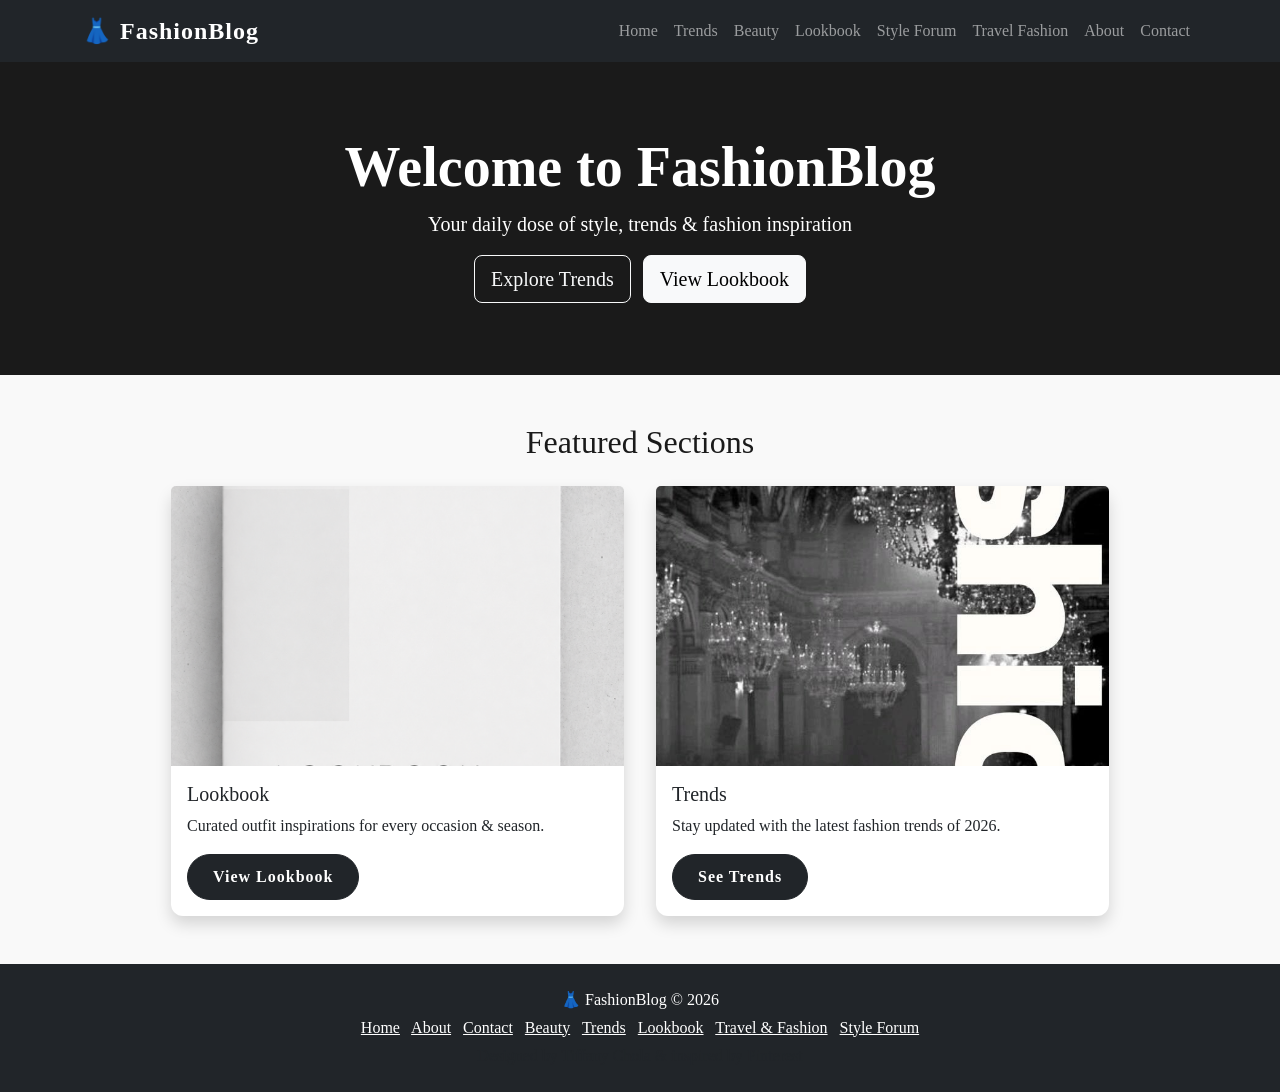
<file: index.html>
<!DOCTYPE html>
<html lang="en">
<head>
    <meta charset="UTF-8">
    <meta name="viewport" content="width=device-width, initial-scale=1.0">
    <title>FashionBlog - Home</title>
    <link href="https://cdn.jsdelivr.net/npm/bootstrap@5.3.0/dist/css/bootstrap.min.css" rel="stylesheet">
    <link rel="stylesheet" href="css/style.css">
</head>
<body>

<nav class="navbar navbar-expand-lg navbar-dark bg-dark">
  <div class="container">
    <a class="navbar-brand" href="index.html">👗 FashionBlog</a>
    <button class="navbar-toggler" type="button" data-bs-toggle="collapse" data-bs-target="#navbarNav">
      <span class="navbar-toggler-icon"></span>
    </button>
    <div class="collapse navbar-collapse" id="navbarNav">
      <ul class="navbar-nav ms-auto">
        <li class="nav-item"><a class="nav-link" href="index.html">Home</a></li>
<li class="nav-item"><a class="nav-link" href="trends.html">Trends</a></li>
<li class="nav-item"><a class="nav-link" href="beauty.html">Beauty</a></li>
<li class="nav-item"><a class="nav-link" href="lookbook.html">Lookbook</a></li>
<li class="nav-item"><a class="nav-link" href="style-forum.html">Style Forum</a></li>
<li class="nav-item"><a class="nav-link" href="travel-fashion.html">Travel Fashion</a></li>
<li class="nav-item"><a class="nav-link" href="about.html">About</a></li>
<li class="nav-item"><a class="nav-link" href="contact.html">Contact</a></li>
      </ul>
    </div>
  </div>
</nav>

<section class="text-white text-center py-5" style="background-color:#1a1a1a;">
  <div class="container py-4">
    <h1 class="display-4 fw-bold">Welcome to FashionBlog</h1>
    <p class="lead">Your daily dose of style, trends & fashion inspiration</p>
    <a href="trends.html" class="btn btn-outline-light btn-lg me-2">Explore Trends</a>
    <a href="lookbook.html" class="btn btn-light btn-lg">View Lookbook</a>
  </div>
</section>

<section class="container mt-5">
  <h2 class="text-center mb-4">Featured Sections</h2>
  <div class="row g-5 justify-content-center">

    <div class="col-md-5 px-3">
      <div class="card h-100 shadow">
        <img src="images/lookbook coverimage - Copy.png"
             class="card-img-top" alt="Lookbook"
             style="height: 280px; object-fit: cover;">
        <div class="card-body">
          <h5 class="card-title">Lookbook</h5>
          <p class="card-text">Curated outfit inspirations for every occasion & season.</p>
          <a href="lookbook.html" class="btn btn-dark">View Lookbook</a>
        </div>
      </div>
    </div>

    <div class="col-md-5 px-3">
      <div class="card h-100 shadow">
        <img src="images/Trends image cover.jpeg"
             class="card-img-top" alt="Trends"
             style="height: 280px; object-fit: cover;">
        <div class="card-body">
          <h5 class="card-title">Trends</h5>
          <p class="card-text">Stay updated with the latest fashion trends of 2026.</p>
          <a href="trends.html" class="btn btn-dark">See Trends</a>
        </div>
      </div>
    </div>

  </div>
</section>

<footer class="bg-dark text-white text-center py-4 mt-5">
  <div class="container">
    <p class="mb-1">👗 FashionBlog &copy; 2026</p>
    <p class="mb-1">
      <a href="index.html" class="text-white me-2">Home</a>
      <a href="about.html" class="text-white me-2">About</a>
      <a href="contact.html" class="text-white me-2">Contact</a>
      <a href="beauty.html" class="text-white me-2">Beauty</a>
      <a href="trends.html" class="text-white me-2">Trends</a>
      <a href="lookbook.html" class="text-white me-2">Lookbook</a>
      <a href="travel-fashion.html" class="text-white me-2">Travel & Fashion</a>
      <a href="style-forum.html" class="text-white">Style Forum</a>
    </p>
    <p class="mb-0 text-muted">Designed by Tiffany Chola & inspired by Pinterest</p>
  </div>
</footer>

<script src="https://cdn.jsdelivr.net/npm/bootstrap@5.3.0/dist/js/bootstrap.bundle.min.js"></script>
<script src="js/main.js"></script>
</body>
</html>
</file>
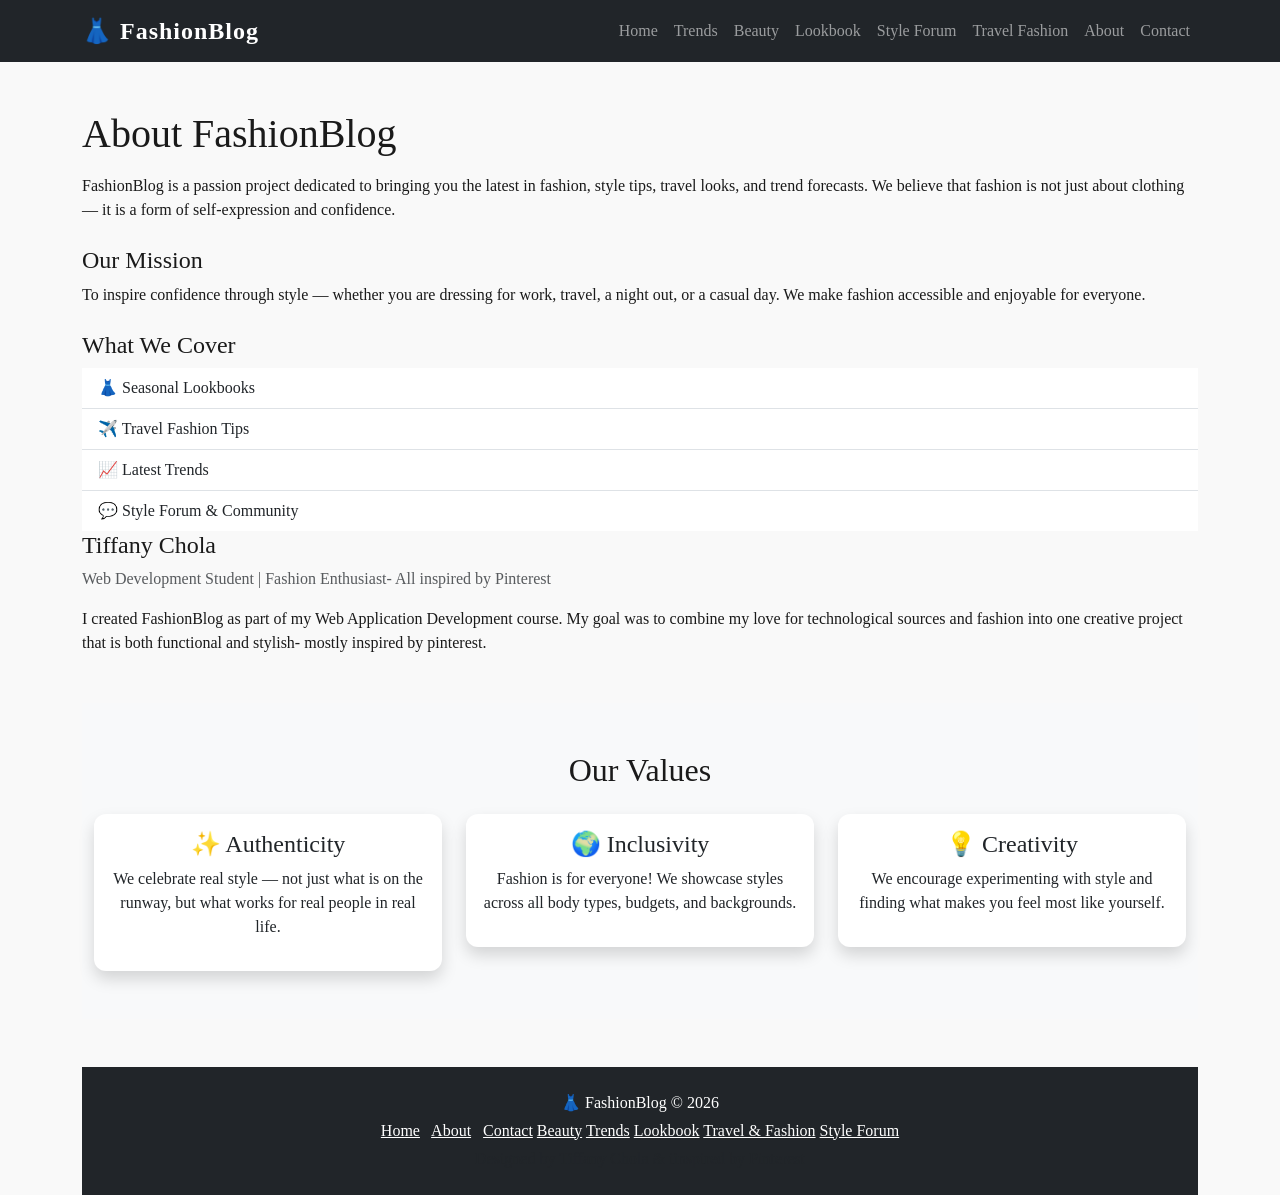
<file: about.html>
<!DOCTYPE html>
<html lang="en">
<head>
    <meta charset="UTF-8">
    <meta name="viewport" content="width=device-width, initial-scale=1.0">
    <title>Page Title - Fashion Blog</title>
    <link href="https://cdn.jsdelivr.net/npm/bootstrap@5.3.0/dist/css/bootstrap.min.css" rel="stylesheet">
    <link rel="stylesheet" href="css/style.css">
</head>
<body>

    <nav class="navbar navbar-expand-lg navbar-dark bg-dark">
  <div class="container">
    <a class="navbar-brand" href="index.html">👗 FashionBlog</a>
    <button class="navbar-toggler" type="button" 
      data-bs-toggle="collapse" data-bs-target="#navbarNav">
      <span class="navbar-toggler-icon"></span>
    </button>
    <div class="collapse navbar-collapse" id="navbarNav">
      <ul class="navbar-nav ms-auto">
        <li class="nav-item"><a class="nav-link" href="index.html">Home</a></li>
<li class="nav-item"><a class="nav-link" href="trends.html">Trends</a></li>
<li class="nav-item"><a class="nav-link" href="beauty.html">Beauty</a></li>
<li class="nav-item"><a class="nav-link" href="lookbook.html">Lookbook</a></li>
<li class="nav-item"><a class="nav-link" href="style-forum.html">Style Forum</a></li>
<li class="nav-item"><a class="nav-link" href="travel-fashion.html">Travel Fashion</a></li>
<li class="nav-item"><a class="nav-link" href="about.html">About</a></li>
<li class="nav-item"><a class="nav-link" href="contact.html">Contact</a></li> 
      </ul>
    </div>
  </div>
</nav>

      
     <main class="container mt-5">
        <h1>About FashionBlog </h1>
        <p><p>FashionBlog is a passion project dedicated to bringing you the latest in fashion, style tips, travel looks, and trend forecasts. We believe that fashion is not just about clothing — it is a form of self-expression and confidence.</p>
      <h4 class="mt-4">Our Mission</h4>
      <p>To inspire confidence through style — whether you are dressing for work, travel, a night out, or a casual day. We make fashion accessible and enjoyable for everyone.</p>
      <h4 class="mt-4">What We Cover</h4>
      <ul class="list-group list-group-flush">
        <li class="list-group-item">👗 Seasonal Lookbooks</li>
        <li class="list-group-item">✈️ Travel Fashion Tips</li>
        <li class="list-group-item">📈 Latest Trends</li>
        <li class="list-group-item">💬 Style Forum & Community</li>
      </ul>
    </div>
  </div>
</section>
      <h4>Tiffany Chola</h4>
      <p class="text-muted">Web Development Student | Fashion Enthusiast- All inspired by Pinterest</p>
      <p>I created FashionBlog as part of my Web Application Development course. My goal was to combine my love for technological sources and fashion into one creative project that is both functional and stylish- mostly inspired by pinterest.</p>
    </div>
  </div>
</section>

<section class="bg-light py-5 mt-5">
  <div class="container">
    <h2 class="text-center mb-4">Our Values</h2>
    <div class="row text-center g-4">
      <div class="col-md-4">
        <div class="card border-0 shadow p-3">
          <h4>✨ Authenticity</h4>
          <p>We celebrate real style — not just what is on the runway, but what works for real people in real life.</p>
        </div>
      </div>
      <div class="col-md-4">
        <div class="card border-0 shadow p-3">
          <h4>🌍 Inclusivity</h4>
          <p>Fashion is for everyone! We showcase styles across all body types, budgets, and backgrounds.</p>
        </div>
      </div>
      <div class="col-md-4">
        <div class="card border-0 shadow p-3">
          <h4>💡 Creativity</h4>
          <p>We encourage experimenting with style and finding what makes you feel most like yourself.</p>
        </div>
      </div>
    </div>
  </div>
</section>

    

    <footer class="bg-dark text-white text-center py-4 mt-5">
  <div class="container">
    <p class="mb-1">👗 FashionBlog &copy; 2026</p>
    <p class="mb-1">
      <a href="index.html" class="text-white me-2">Home</a>
      <a href="about.html" class="text-white me-2">About</a>
      <a href="contact.html" class="text-white">Contact</a>
      <a href="beauty.html" class="text-white">Beauty</a>
      <a href="trends.html" class="text-white">Trends</a>
      <a href="lookbook.html" class="text-white">Lookbook</a>
      <a href="travel-fashion.html" class="text-white">Travel & Fashion</a>
      <a href="style-forum.html" class="text-white">Style Forum</a>

    </p>
    <p class="mb-0 text-muted">Designed by Tiffany Chola & iinspired by Pinterest</p>
  </div>
</footer>

    <script src="https://cdn.jsdelivr.net/npm/bootstrap@5.3.0/dist/js/bootstrap.bundle.min.js"></script>
    <script src="js/main.js"></script>
</body>
</html>
</file>
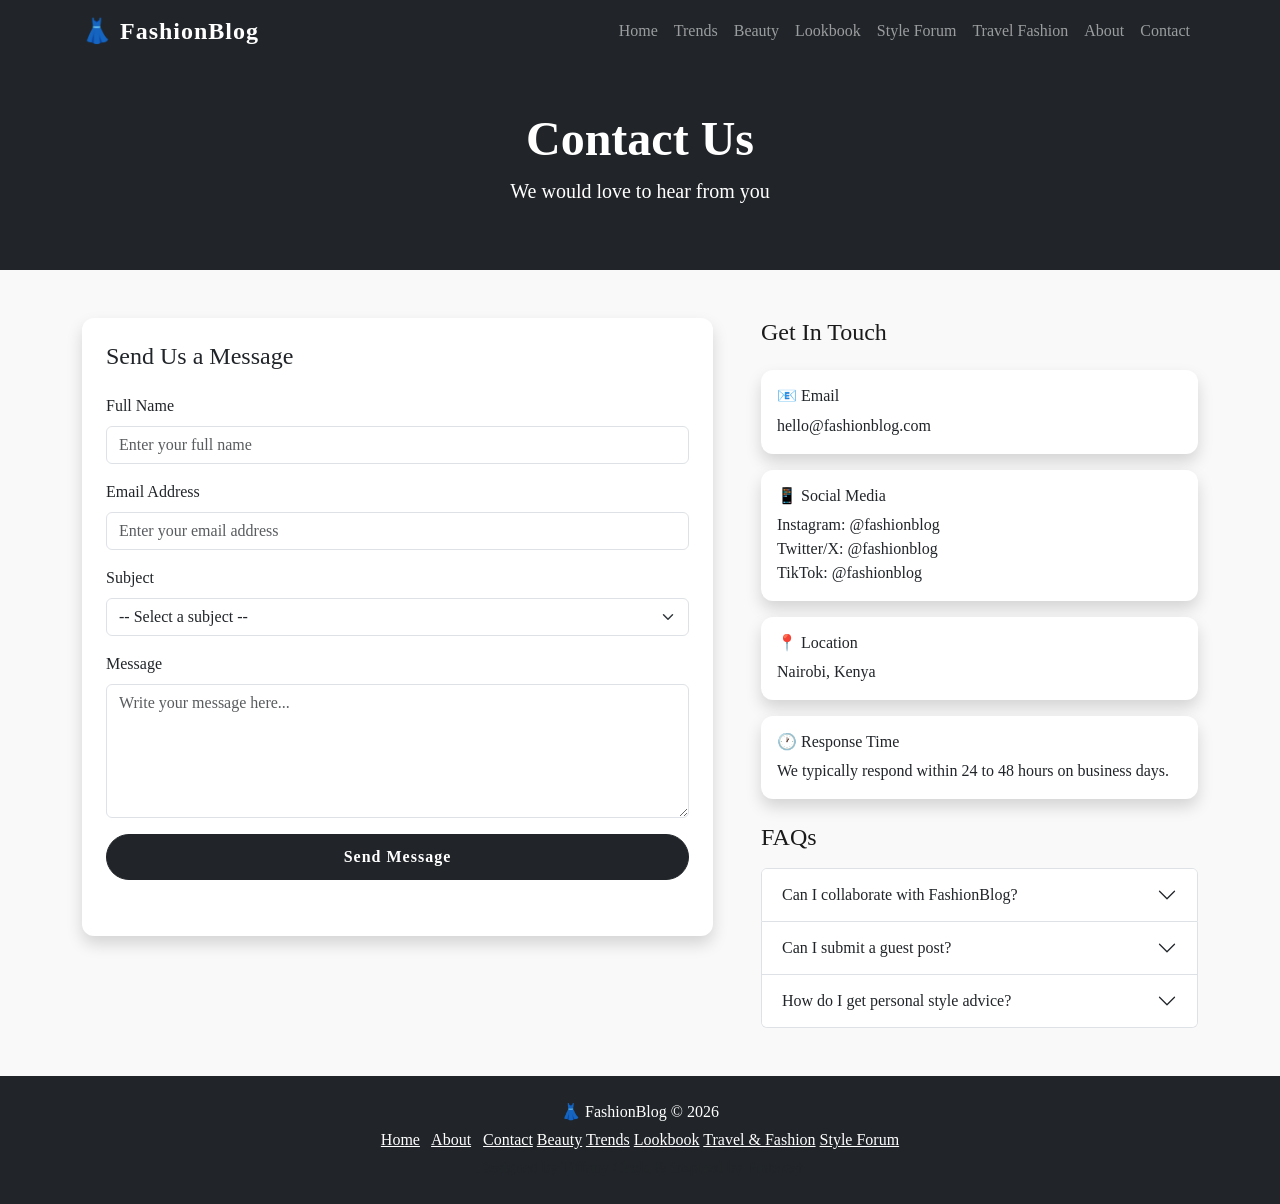
<file: contact.html>
<!DOCTYPE html>
<html lang="en">
<head>
    <meta charset="UTF-8">
    <meta name="viewport" content="width=device-width, initial-scale=1.0">
    <title>Page Title - Fashion Blog</title>
    <link href="https://cdn.jsdelivr.net/npm/bootstrap@5.3.0/dist/css/bootstrap.min.css" rel="stylesheet">
    <link rel="stylesheet" href="css/style.css">
</head>
<body>

    <nav class="navbar navbar-expand-lg navbar-dark bg-dark">
  <div class="container">
    <a class="navbar-brand" href="index.html">👗 FashionBlog</a>
    <button class="navbar-toggler" type="button" 
      data-bs-toggle="collapse" data-bs-target="#navbarNav">
      <span class="navbar-toggler-icon"></span>
    </button>
    <div class="collapse navbar-collapse" id="navbarNav">
      <ul class="navbar-nav ms-auto">
        <li class="nav-item"><a class="nav-link" href="index.html">Home</a></li>
<li class="nav-item"><a class="nav-link" href="trends.html">Trends</a></li>
<li class="nav-item"><a class="nav-link" href="beauty.html">Beauty</a></li>
<li class="nav-item"><a class="nav-link" href="lookbook.html">Lookbook</a></li>
<li class="nav-item"><a class="nav-link" href="style-forum.html">Style Forum</a></li>
<li class="nav-item"><a class="nav-link" href="travel-fashion.html">Travel Fashion</a></li>
<li class="nav-item"><a class="nav-link" href="about.html">About</a></li>
<li class="nav-item"><a class="nav-link" href="contact.html">Contact</a></li>
      </ul>
    </div>
  </div>
</nav>
     <!-- PAGE HEADER -->
<section class="bg-dark text-white text-center py-5">
  <div class="container">
    <h1 class="display-5 fw-bold">Contact Us</h1>
    <p class="lead">We would love to hear from you</p>
  </div>
</section>

<!-- CONTACT FORM + INFO -->
<section class="container mt-5">
  <div class="row g-5">

    <!-- FORM -->
    <div class="col-md-7">
      <div class="card shadow p-4">
        <h4 class="mb-4">Send Us a Message</h4>
        <div class="mb-3">
          <label class="form-label">Full Name</label>
          <input type="text" class="form-control" id="contactName" placeholder="Enter your full name">
        </div>
        <div class="mb-3">
          <label class="form-label">Email Address</label>
          <input type="email" class="form-control" id="contactEmail" placeholder="Enter your email address">
        </div>
        <div class="mb-3">
          <label class="form-label">Subject</label>
          <select class="form-select" id="contactSubject">
            <option value="">-- Select a subject --</option>
            <option>General Enquiry</option>
            <option>Collaboration / PR</option>
            <option>Style Advice</option>
            <option>Feedback</option>
            <option>Other</option>
          </select>
        </div>
        <div class="mb-3">
          <label class="form-label">Message</label>
          <textarea class="form-control" id="contactMessage" rows="5" placeholder="Write your message here..."></textarea>
        </div>
        <button class="btn btn-dark w-100" onclick="submitContact()">Send Message</button>
        <p id="contactFeedback" class="mt-3 fw-bold text-center"></p>
      </div>
    </div>

    <!-- CONTACT INFO -->
    <div class="col-md-5">
      <h4 class="mb-4">Get In Touch</h4>
      <div class="card border-0 shadow p-3 mb-3">
        <h6>📧 Email</h6>
        <p class="mb-0">hello@fashionblog.com</p>
      </div>
      <div class="card border-0 shadow p-3 mb-3">
        <h6>📱 Social Media</h6>
        <p class="mb-0">Instagram: @fashionblog</p>
        <p class="mb-0">Twitter/X: @fashionblog</p>
        <p class="mb-0">TikTok: @fashionblog</p>
      </div>
      <div class="card border-0 shadow p-3 mb-3">
        <h6>📍 Location</h6>
        <p class="mb-0">Nairobi, Kenya</p>
      </div>
      <div class="card border-0 shadow p-3">
        <h6>🕐 Response Time</h6>
        <p class="mb-0">We typically respond within 24 to 48 hours on business days.</p>
      </div>

      <!-- FAQ -->
      <h4 class="mt-4 mb-3">FAQs</h4>
      <div class="accordion" id="faqAccordion">
        <div class="accordion-item">
          <h2 class="accordion-header">
            <button class="accordion-button collapsed" type="button" data-bs-toggle="collapse" data-bs-target="#faq1">
              Can I collaborate with FashionBlog?
            </button>
          </h2>
          <div id="faq1" class="accordion-collapse collapse" data-bs-parent="#faqAccordion">
            <div class="accordion-body">
              Yes! We are open to brand collaborations, PR packages, and sponsored content. Send us an email with your proposal.
            </div>
          </div>
        </div>
        <div class="accordion-item">
          <h2 class="accordion-header">
            <button class="accordion-button collapsed" type="button" data-bs-toggle="collapse" data-bs-target="#faq2">
              Can I submit a guest post?
            </button>
          </h2>
          <div id="faq2" class="accordion-collapse collapse" data-bs-parent="#faqAccordion">
            <div class="accordion-body">
              Absolutely! We welcome fashion enthusiasts who want to share their style stories. Contact us with your idea and a short writing sample.
            </div>
          </div>
        </div>
        <div class="accordion-item">
          <h2 class="accordion-header">
            <button class="accordion-button collapsed" type="button" data-bs-toggle="collapse" data-bs-target="#faq3">
              How do I get personal style advice?
            </button>
          </h2>
          <div id="faq3" class="accordion-collapse collapse" data-bs-parent="#faqAccordion">
            <div class="accordion-body">
              Visit our Style Forum page to post your question to the community, or send us a direct message via the contact form above.
            </div>
          </div>
        </div>
      </div>
    </div>
  </div>
</section>



    <footer class="bg-dark text-white text-center py-4 mt-5">
  <div class="container">
    <p class="mb-1">👗 FashionBlog &copy; 2026</p>
    <p class="mb-1">
      <a href="index.html" class="text-white me-2">Home</a>
      <a href="about.html" class="text-white me-2">About</a>
      <a href="contact.html" class="text-white">Contact</a>
      <a href="beauty.html" class="text-white">Beauty</a>
      <a href="trends.html" class="text-white">Trends</a>
      <a href="lookbook.html" class="text-white">Lookbook</a>
      <a href="travel-fashion.html" class="text-white">Travel & Fashion</a>
      <a href="style-forum.html" class="text-white">Style Forum</a>

    </p>
    <p class="mb-0 text-muted">Designed by Tiffany Chola & inspired  by Pinterest</p>
  </div>
</footer>

    <script src="https://cdn.jsdelivr.net/npm/bootstrap@5.3.0/dist/js/bootstrap.bundle.min.js"></script>
    <script src="js/main.js"></script>
</body>
</html>
</file>
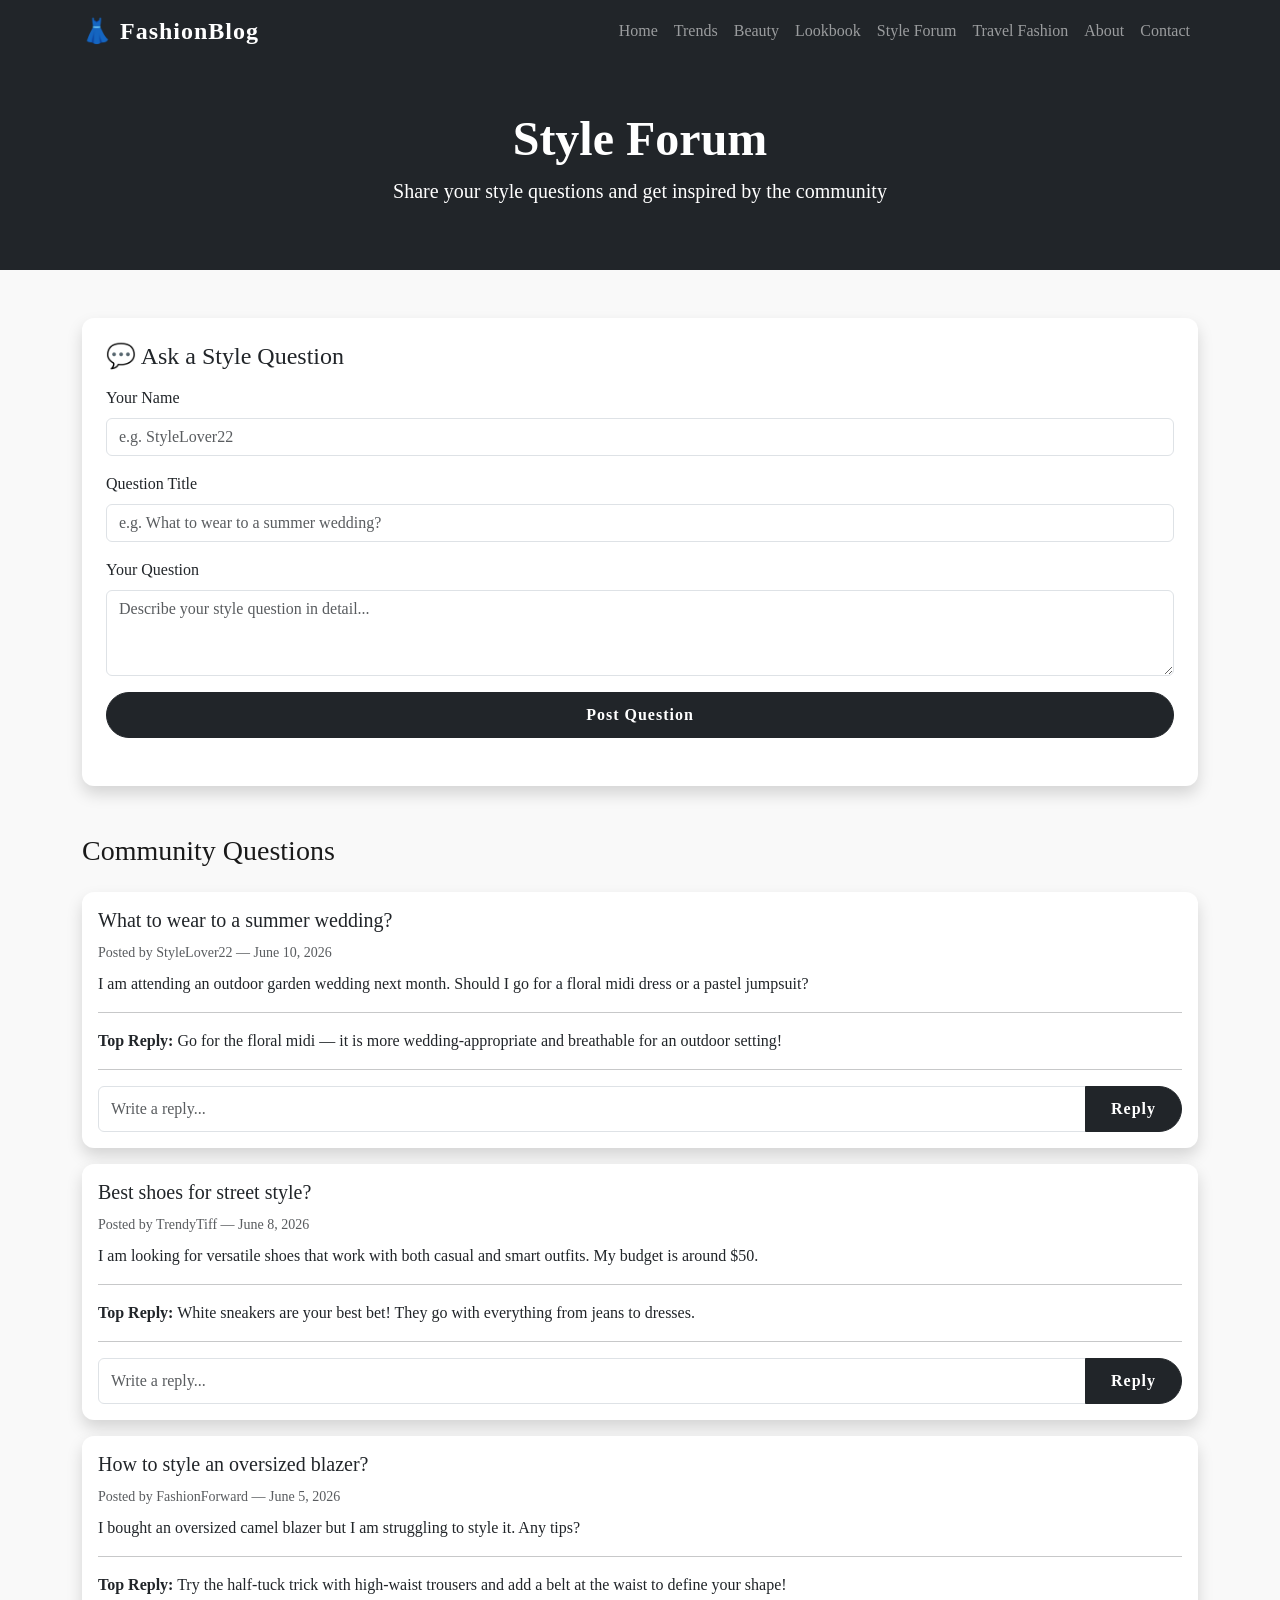
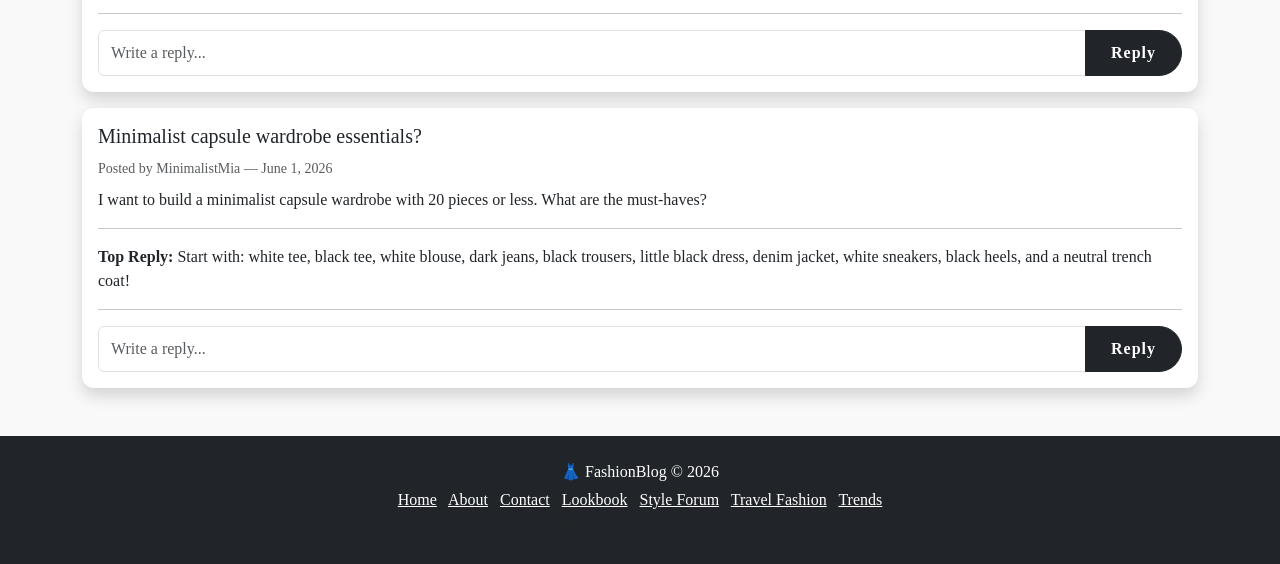
<file: style-forum.html>
<!DOCTYPE html>
<html lang="en">
<head>
    <meta charset="UTF-8">
    <meta name="viewport" content="width=device-width, initial-scale=1.0">
    <title>Style Forum - FashionBlog</title>
    <link href="https://cdn.jsdelivr.net/npm/bootstrap@5.3.0/dist/css/bootstrap.min.css" rel="stylesheet">
    <link rel="stylesheet" href="css/style.css">
</head>
<body>

<nav class="navbar navbar-expand-lg navbar-dark bg-dark">
  <div class="container">
    <a class="navbar-brand" href="index.html">👗 FashionBlog</a>
    <button class="navbar-toggler" type="button" data-bs-toggle="collapse" data-bs-target="#navbarNav">
      <span class="navbar-toggler-icon"></span>
    </button>
    <div class="collapse navbar-collapse" id="navbarNav">
      <ul class="navbar-nav ms-auto">
         <li class="nav-item"><a class="nav-link" href="index.html">Home</a></li>
<li class="nav-item"><a class="nav-link" href="trends.html">Trends</a></li>
<li class="nav-item"><a class="nav-link" href="beauty.html">Beauty</a></li>
<li class="nav-item"><a class="nav-link" href="lookbook.html">Lookbook</a></li>
<li class="nav-item"><a class="nav-link" href="style-forum.html">Style Forum</a></li>
<li class="nav-item"><a class="nav-link" href="travel-fashion.html">Travel Fashion</a></li>
<li class="nav-item"><a class="nav-link" href="about.html">About</a></li>
<li class="nav-item"><a class="nav-link" href="contact.html">Contact</a></li>
      </ul>
      </ul>
    </div>
  </div>
</nav>

<section class="bg-dark text-white text-center py-5">
  <div class="container">
    <h1 class="display-5 fw-bold">Style Forum</h1>
    <p class="lead">Share your style questions and get inspired by the community </p>
  </div>
</section>

<section class="container mt-5">
  <div class="card shadow p-4">
    <h4 class="mb-3">💬 Ask a Style Question</h4>
    <div class="mb-3">
      <label class="form-label">Your Name</label>
      <input type="text" class="form-control" id="forumName" placeholder="e.g. StyleLover22">
    </div>
    <div class="mb-3">
      <label class="form-label">Question Title</label>
      <input type="text" class="form-control" id="forumTitle" placeholder="e.g. What to wear to a summer wedding?">
    </div>
    <div class="mb-3">
      <label class="form-label">Your Question</label>
      <textarea class="form-control" id="forumQuestion" rows="3" placeholder="Describe your style question in detail..."></textarea>
    </div>
    <button class="btn btn-dark" onclick="submitQuestion()">Post Question</button>
    <p id="forumMessage" class="mt-2 fw-bold"></p>
  </div>
</section>

<section class="container mt-5" id="communitySection">
  <h3 class="mb-4">Community Questions</h3>

  <div class="card mb-3 shadow">
    <div class="card-body">
      <h5>What to wear to a summer wedding?</h5>
      <small class="text-muted">Posted by StyleLover22 &mdash; June 10, 2026</small>
      <p class="mt-2">I am attending an outdoor garden wedding next month. Should I go for a floral midi dress or a pastel jumpsuit?</p>
      
      <hr>
      <p class="mb-0"><strong>Top Reply:</strong> Go for the floral midi — it is more wedding-appropriate and breathable for an outdoor setting!</p>
      <hr>
      <div class="replies mt-2"></div>
      <div class="input-group mt-2">
        <input type="text" class="form-control" placeholder="Write a reply...">
        <button class="btn btn-dark" onclick="postReply(this)">Reply</button>
      </div>
    </div>
  </div>

  <div class="card mb-3 shadow">
    <div class="card-body">
      <h5>Best shoes for street style?</h5>
      <small class="text-muted">Posted by TrendyTiff &mdash; June 8, 2026</small>
      <p class="mt-2">I am looking for versatile shoes that work with both casual and smart outfits. My budget is around $50.</p>
      
      <hr>
      <p class="mb-0"><strong>Top Reply:</strong> White sneakers are your best bet! They go with everything from jeans to dresses.</p>
      <hr>
      <div class="replies mt-2"></div>
      <div class="input-group mt-2">
        <input type="text" class="form-control" placeholder="Write a reply...">
        <button class="btn btn-dark" onclick="postReply(this)">Reply</button>
      </div>
    </div>
  </div>

  <div class="card mb-3 shadow">
    <div class="card-body">
      <h5>How to style an oversized blazer?</h5>
      <small class="text-muted">Posted by FashionForward &mdash; June 5, 2026</small>
      <p class="mt-2">I bought an oversized camel blazer but I am struggling to style it. Any tips?</p>
      
      <hr>
      <p class="mb-0"><strong>Top Reply:</strong> Try the half-tuck trick with high-waist trousers and add a belt at the waist to define your shape!</p>
      <hr>
      <div class="replies mt-2"></div>
      <div class="input-group mt-2">
        <input type="text" class="form-control" placeholder="Write a reply...">
        <button class="btn btn-dark" onclick="postReply(this)">Reply</button>
      </div>
    </div>
  </div>

  <div class="card mb-3 shadow">
    <div class="card-body">
      <h5>Minimalist capsule wardrobe essentials?</h5>
      <small class="text-muted">Posted by MinimalistMia &mdash; June 1, 2026</small>
      <p class="mt-2">I want to build a minimalist capsule wardrobe with 20 pieces or less. What are the must-haves?</p>
      
      <hr>
      <p class="mb-0"><strong>Top Reply:</strong> Start with: white tee, black tee, white blouse, dark jeans, black trousers, little black dress, denim jacket, white sneakers, black heels, and a neutral trench coat!</p>
      <hr>
      <div class="replies mt-2"></div>
      <div class="input-group mt-2">
        <input type="text" class="form-control" placeholder="Write a reply...">
        <button class="btn btn-dark" onclick="postReply(this)">Reply</button>
      </div>
    </div>
  </div>

</section>

<footer class="bg-dark text-white text-center py-4 mt-5">
  <div class="container">
    <p class="mb-1">👗 FashionBlog &copy; 2026</p>
    <p class="mb-1">
      <a href="index.html" class="text-white me-2">Home</a>
      <a href="about.html" class="text-white me-2">About</a>
      <a href="contact.html" class="text-white me-2">Contact</a>
      <a href="lookbook.html" class="text-white me-2">Lookbook</a>
      <a href="style-forum.html" class="text-white me-2">Style Forum</a>
      <a href="travel-fashion.html" class="text-white me-2">Travel Fashion</a>
      <a href="trends.html" class="text-white">Trends</a>
    </p>
    <p class="mb-0 text-muted">Designed by Tiffany Khashindu &mdash; BBT2102 Web Application Development</p>
  </div>
</footer>

<script src="https://cdn.jsdelivr.net/npm/bootstrap@5.3.0/dist/js/bootstrap.bundle.min.js"></script>
<script src="js/main.js"></script>
<script>
function submitQuestion() {
  const name = document.getElementById('forumName').value.trim();
  const title = document.getElementById('forumTitle').value.trim();
  const question = document.getElementById('forumQuestion').value.trim();
  const msg = document.getElementById('forumMessage');

  if (name === '' || title === '' || question === '') {
    msg.style.color = 'red';
    msg.textContent = 'Please fill in all fields before posting.';
    return;
  }

  msg.style.color = 'green';
  msg.textContent = 'Your question has been posted successfully!';

  const today = new Date().toLocaleDateString('en-US', {month: 'long', day: 'numeric', year: 'numeric'});
  const card = document.createElement('div');
  card.classList.add('card', 'mb-3', 'shadow');
  card.innerHTML = `
    <div class="card-body">
      <h5>${title}</h5>
      <small class="text-muted">Posted by ${name} &mdash; ${today}</small>
      <p class="mt-2">${question}</p>
      <hr>
      <div class="replies mt-2"></div>
      <div class="input-group mt-2">
        <input type="text" class="form-control" placeholder="Write a reply...">
        <button class="btn btn-dark" onclick="postReply(this)">Reply</button>
      </div>
    </div>`;

  const communitySection = document.getElementById('communitySection');
  const firstCard = communitySection.querySelector('.card');
  communitySection.insertBefore(card, firstCard);

  document.getElementById('forumName').value = '';
  document.getElementById('forumTitle').value = '';
  document.getElementById('forumQuestion').value = '';
}

function postReply(btn) {
  const input = btn.previousElementSibling;
  const replyText = input.value.trim();

  if (replyText === '') {
    alert('Please write a reply first.');
    return;
  }

  const repliesDiv = btn.closest('.card-body').querySelector('.replies');
  const reply = document.createElement('p');
  reply.classList.add('mt-1');
  reply.innerHTML = `<strong>Creator Reply:</strong> ${replyText}`;
  repliesDiv.appendChild(reply);

  input.value = '';
}
</script>
</body>
</html>
</file>
<file: css/style.css>
/* FashionBlog Stylesheet */
/* Author: Tiffany Chola */
/* BBT2102 Web Application Development */

* {
  margin: 0;
  padding: 0;
  box-sizing: border-box;
}

/* Body Styles */
body {
  font-family: 'Georgia', serif;
  background-color: #f9f9f9;
  color: #1a1a1a;
  scroll-behavior: smooth;
}

/* Navbar Styles */
.navbar-brand {
  font-size: 1.5rem;
  font-weight: bold;
  letter-spacing: 1px;
}

.nav-link:hover {
  color: #ccc !important;
  transition: 0.3s ease;
}

/* Hero Section */
.hero-section {
  background-color: #1a1a1a;
  color: white;
  padding: 80px 0;
  text-align: center;
}

.hero-section h1 {
  font-size: 3rem;
  font-weight: bold;
  letter-spacing: 2px;
}


/* Card Styles */
.card {
  border-radius: 12px;
  border: none;
  transition: transform 0.3s ease, box-shadow 0.3s ease;
}

.card:hover {
  transform: translateY(-5px);
  box-shadow: 0 8px 20px rgba(0,0,0,0.15);
}

/* Button Styles */
.btn-dark {
  border-radius: 25px;
  padding: 10px 25px;
  font-weight: bold;
  letter-spacing: 1px;
  transition: background-color 0.3s ease;
}

.btn-dark:hover {
  background-color: #444 !important;
}


/* Footer Styles */
footer {
  background-color: #1a1a1a;
  color: #fff;
  padding: 40px 0;
  margin-top: 60px;
}

footer a:hover {
  color: #ccc !important;
  text-decoration: underline;
}


/* Badge Styles */
.badge {
  border-radius: 20px;
  padding: 6px 12px;
  font-size: 0.8rem;
  margin-right: 5px;
}

/* Image Styles */
img {
  object-fit: cover;
}

/* Dark Mode */
.dark-mode {
  background-color: #121212;
  color: #f0f0f0;
}

.dark-mode .card {
  background-color: #1e1e1e;
  color: #f0f0f0;
}

.dark-mode .navbar {
  background-color: #000 !important;
}

/* Responsive Styles */
@media (max-width: 768px) {
  .hero-section h1 {
    font-size: 2rem;
  }

  .card {
    margin-bottom: 20px;
  }

  footer {
    font-size: 0.85rem;
  }
}
</file>
